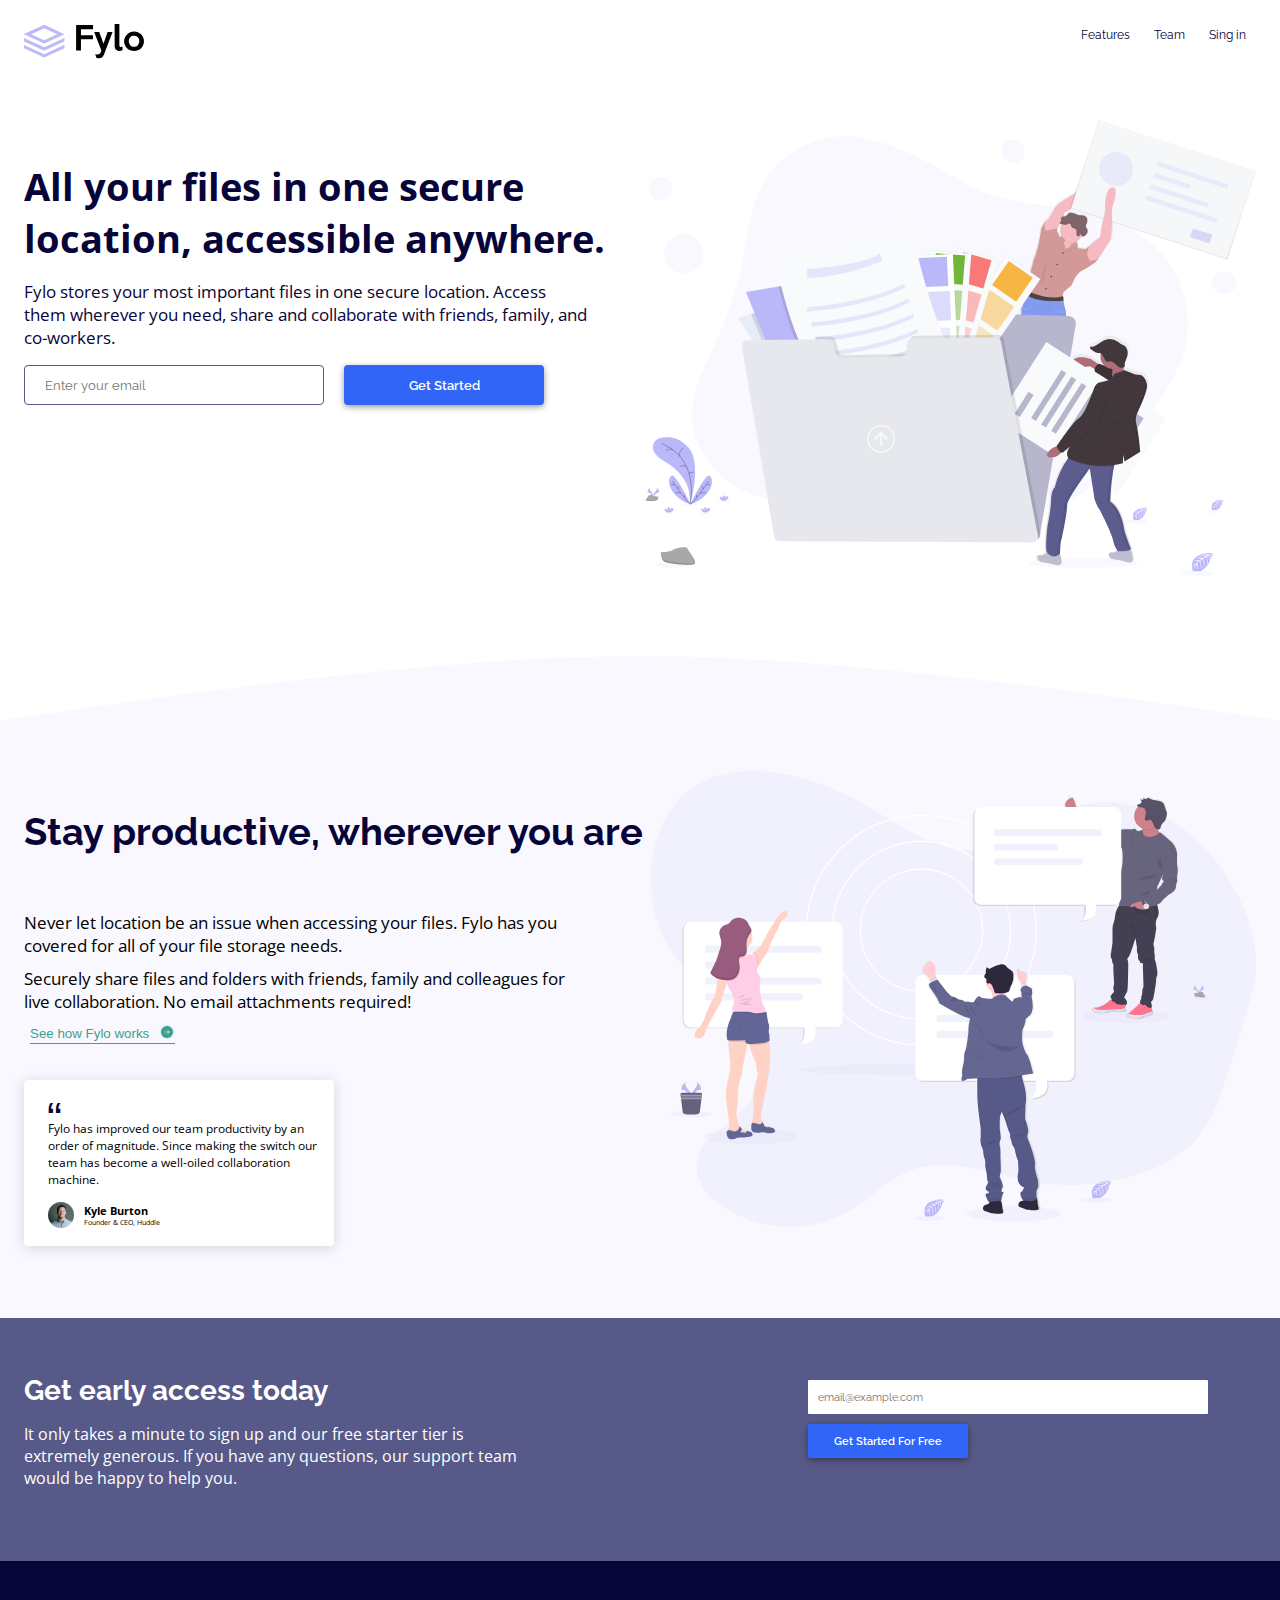
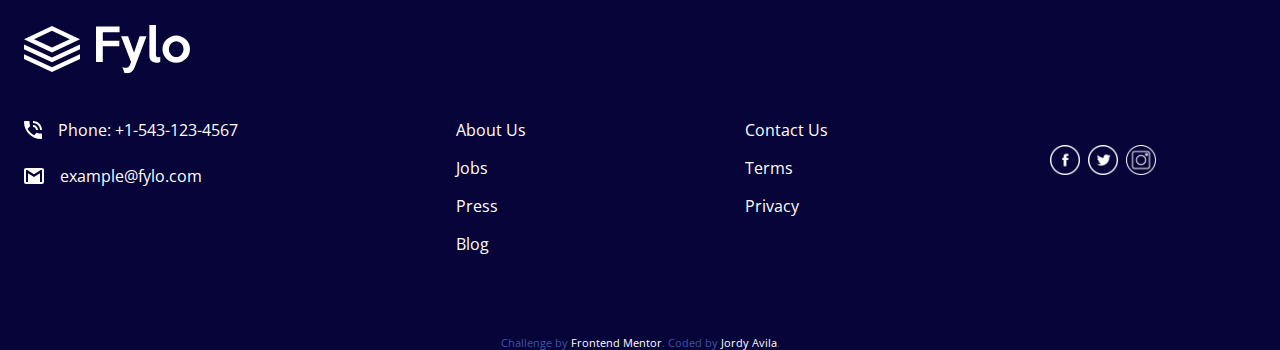
<file: index.html>
<!DOCTYPE html>
<html lang="en">
<head>
  <meta charset="UTF-8">
  <meta name="viewport" content="width=device-width, initial-scale=1.0"> <!-- displays site properly based on user's device -->

  <link rel="icon" type="image/png" sizes="32x32" href="./images/favicon-32x32.png">
  
  <title>Frontend Mentor | Fylo landing page with two column layout</title>
  <link rel="stylesheet" href="style.css">
  <style>
    
    
  </style>
</head>
<body>

  <header>
    <div class="container">
      <div class="logo">
        <img src="./images/logo.svg" alt="logo">
      </div>
      <nav>
        <a href="#">Features</a>
        <a href="#">Team</a>
        <a href="#">Sing in</a>
      </nav>
    </div>
  </header>
  <main>
    <section class="sign-in">
      <div class="container">
        <div class="img-1">
          <img src="./images/illustration-1.svg" alt="illustration-1">
        </div>
        <div class="content">
          <h1>All your files in one secure location, accessible anywhere.</h1>
          <p>Fylo stores your most important files in one secure location. 
            Access them wherever you need, share and collaborate with friends, 
            family, and co-workers.</p>
            <form action="#" method="post">
              <div class="input-error">
                <input autocomplete="email" type="email" placeholder="Enter your email">
                <div id="error-message">Please check your email</div>
              </div>
              <button role="button" class="btn-started" type="submit">Get Started</button>
            </form>
          </div>
        </div>
        
      <img class="bg-movile" src="./images/bg-curve-mobile.svg" alt="bg-movile">
      <img class="bg-desktop" src="./images/bg-curve-desktop.svg" alt="bg-desktop">
    </section>

    <section class="features">
      
      <div class="container">
        <div class="img-2">
          <img src="./images/illustration-2.svg" alt="illustration-2">
        </div>
        <div class="content">
          <h3>Stay productive, wherever you are</h3>
          <div class="text">
            <p> Never let location be an issue when accessing your files. Fylo has you 
              covered for all of your file storage needs.</p>
            <p>Securely share files and folders with friends, family and colleagues for 
              live collaboration. No email attachments required!</p>
          </div>
          <button role="button" class="btn-filo" type="submit">
            <div class="text">
              See how Fylo works
            <div class="arrow">
              <img src="./images/icon-arrow.svg" alt="arrow">
            </div>
            </div>
            
          </button>
          <div class="card">
            <div class="image">
              <img src="./images/icon-quotes.svg" alt="quotes">
            </div>
            <p>Fylo has improved our team productivity by an order of magnitude. Since 
              making the switch our team has become a well-oiled collaboration machine.</p>
            <div class="data-user">
              <div class="image">
                <img src="./images/avatar-testimonial.jpg" alt="avatar">
              </div>
              <p>
                <span>Kyle Burton</span>
                Founder & CEO, Huddle
              </p>
            </div>
        </div>
      </div>
    </section>

    <section class="sing-up">
      <div class="container">
        <div class="content">
          <h3>
            Get early access today
          </h3>
          <p>
            It only takes a minute to sign up and our free starter tier is extremely generous. 
            If you have any questions, our support team would be happy to help you.
          </p>
        </div>
        <form action="#" method="post">
          <input autocomplete="email" type="email" placeholder="email@example.com">
          <div id="error-message">Please check your email</div>
          <button role="button" class="btn-started" type="submit">Get Started For Free</button>
        </form>
      </div>
    </section>
  </main>
  
  <footer>
    <div class="container">
      <div class="contact">
        <div class="logo">
          <img src="./images/logo.svg" alt="logo">
        </div>
        <div class="phone">
          <img src="./images/icon-phone.svg" alt="phone">
          <p>Phone: +1-543-123-4567</p>
        </div>
        <div class="email">
          <img src="./images/icon-email.svg" alt="email">
          <p>example@fylo.com</p>
        </div>
      </div>
      <ul>
        <li><a href="#">About Us</a></li>
        <li><a href="#">Jobs</a></li>
        <li><a href="#">Press</a></li>
        <li><a href="#">Blog</a></li>         
      </ul>
      <ul>
        <li><a href="#">Contact Us</a></li>
        <li><a href="#">Terms</a></li>
        <li><a href="#">Privacy</a></li>
      </ul>
      <div class="media">
        <img src="./images/facebook.png" alt="facebook">
        <img src="./images/twitter.png" alt="twitter">
        <img src="./images/instagram.png" alt="instagram">
      </div>
    </div>
    
    <p class="attribution">
      Challenge by <a href="https://www.frontendmentor.io?ref=challenge" target="_blank">Frontend Mentor</a>. 
      Coded by <a href="https://www.linkedin.com/in/jordy-avila-706852251/">Jordy Avila</a>.
    </p>
    
  </footer>
</body>
</html>
</file>
<file: style.css>
@import url('https://fonts.googleapis.com/css2?family=Bai+Jamjuree:ital,wght@0,200;0,300;0,400;0,500;0,600;0,700;1,200;1,300;1,400;1,500;1,600;1,700&family=Inter:wght@100..900&family=Open+Sans:ital,wght@0,300..800;1,300..800&family=Outfit:wght@100..900&family=Poppins:ital,wght@0,100;0,200;0,300;0,400;0,500;0,600;0,700;0,800;0,900;1,100;1,200;1,300;1,400;1,500;1,600;1,700;1,800;1,900&family=Raleway:ital,wght@0,100..900;1,100..900&display=swap');


:root {
    /* Primario */
    --azul-muy-oscuro: hsl(243, 87%, 12%);
    --azul-desaturado: hsl(238, 22%, 44%);
  
    /* Acento */
    --azul-brillante: hsl(224, 93%, 58%);
    --cian-moderado: hsl(170, 45%, 43%);
  
    /* Neutral */
    --azul-grisaceo-claro: hsl(240, 75%, 98%);
    --gris-claro: hsl(0, 0%, 75%);
}

*{
    margin: 0;
    text-decoration: none;
    list-style: none;
    box-sizing: border-box;
}
body{
    font-family: "Open Sans", sans-serif;
    font-weight: 400;
   
    
}
nav,h3,form,input,.btn-started{
    font-family: "Raleway", sans-serif;
}

p{
    font-size: 16px;
}

.container{
    max-width: 350px;
    margin: auto;
    text-align: center;
    padding-inline: 12px;
}


header .container{
    display: flex;
    justify-content: space-between;
    padding-top: 1.5em;
    padding-bottom: 5.5em;
}
header .logo{
    width: 86px; 
}
header img{
    width: 100%; 
}
header a{
    color: var(--azul-muy-oscuro);
    font-size: 12px;
    margin-inline: 10px;
}

.sign-in .img-1 img{
    width: 100%;
    object-fit: contain;
}
.sign-in .content{
    color: var(--azul-muy-oscuro);
    padding-top: 2.5em;
}
.sign-in p{
    padding: 2em 0;
}
form{
    display: flex;
    flex-direction: column;
}
form input{
    height: 40px;
    width: 100%;
    border: 1px solid var(--azul-desaturado);
    border-radius: 4px;
    padding-left: 20px;
}

.sign-in input[type="email"]:invalid {
    border: 1px solid #f35175;
}
#error-message{
    display: none;
}
.sign-in #error-message {
    display: none;
    font-family: "Raleway", sans-serif;
    color: #f35175;
    font-size: 12px;
}
.sign-in input[type="email"]:invalid + #error-message {
    display: block;
}
form button{
    margin-top: 14px;
    height: 40px;
    border: none;
    border-radius: 4px;
    background-color: var(--azul-brillante);
    color: white;
    font-weight: 600;
    box-shadow: 0px 2px 6px hsla(0, 0%, 0%, 0.4);
    cursor: pointer;
}
form button:hover{
    background-color:hsl(220.54deg 100% 70.98%);
    transition: all 0.3s ease-in-out;
}
.sign-in .bg-desktop{
    display: none;
}
.sign-in .bg-movile{
    width: 100%;
    margin-top: 5em;
}

.features{
    background-color: hsl(240deg 75% 98.43%);
    margin-top: -5px;
}
.features .container{
    display: flex;
    flex-direction: column;
    justify-content: center;
    align-items: center;
    padding-bottom: 4.5em;
}
.features .img-2 img{
    width: 100%;
    object-fit: contain;
}

.features .content{
    display: flex;
    flex-direction: column;
    align-items: center;
}
.features .content h3{
    text-align: center;
    color: var(--azul-muy-oscuro);
    margin-top: 4.5em;
    margin-bottom: 1.5em;
}
.features .content .text p{
    text-align: center;
    margin-bottom: 10px;
    
}
.features .btn-filo{
    width: fit-content;
    border: none;
    background: none;
    margin: 2.5em 0;
    cursor: pointer;
}
.features .btn-filo .text:hover{
    filter: brightness(0) saturate(100%) invert(91%) sepia(35%) saturate(551%) hue-rotate(92deg) brightness(95%) contrast(90%);
    transition: all 0.3s ease-in-out;
}
.features .btn-filo .text{
    display: flex;
    justify-content: center;
    align-items: center;
    width: fit-content;
    color: var(--cian-moderado);
    border-bottom: 1px solid var(--cian-moderado);
}
.features .btn-filo .arrow{
    padding-left: 10px;
}
.features .card{
    display: flex;
    flex-direction: column;
    box-shadow: 0px 2px 14px hsla(0, 0%, 0%, 0.15);
    width: 310px;
    border-radius: 4px;
    padding: 18px 6px 18px 24px;
    background-color: white;
    margin-top: 0.5em 
}
.features .card .image{
    text-align: left;
}
.features .card p{
    text-align: left;
    font-size: 12px;
}
.features .data-user {
    display: flex;
    justify-content: left;
    align-items: center;
    margin-top: 14px;
}
.features .data-user .image{
    width: 26px;
    height: 26px;
}
.features .data-user img{
    width: 100%;
    border-radius: 50%;
}
.features .data-user p{
    display: flex;
    flex-direction: column;
    padding-left: 10px;
    font-size: 7px;
}
.features .data-user span{
    font-weight: bold;
    font-size: 11px;
}

.sing-up{
    background-color: #575988;
}
.sing-up .container{
    display: flex;
    flex-direction: column;
    justify-content: center;
    align-items: center;
    padding-bottom: 4em;
}
.sing-up .content{
    margin: 3.5em 0 2em 0;
    color: white;
}
.sing-up .content p{
    margin-top: 1em;
    padding-inline: 1em;
}
.sing-up form{
    width: 260px;
}
.sing-up form input{
    border: none;
    border-radius: 1px;
    padding-left: 10px;
    height: 34px;
    font-size: 11px;
}
.sing-up input[type="email"]:invalid {
    border: 1px solid #f35175;
}

.sing-up #error-message {
    display: none;
    font-family: "Raleway", sans-serif;
    color: white;
    font-size: 12px;
}
.sing-up input[type="email"]:invalid + #error-message {
    display: block;
}
.sing-up form button{
    margin-top: 10px;
    height: 34px;
    box-shadow: none;
    font-size: 11px;
    border-radius: 2px;
}

footer{
    background-color: var(--azul-muy-oscuro);
}
footer .container{
    text-align: left;
    padding: 3.5em 1.5em;
}
footer .logo{
    margin-bottom: 2.5em;
    filter: brightness(0) saturate(100%) invert(97%) sepia(62%) saturate(30%) hue-rotate(241deg) brightness(108%) contrast(100%);
}
footer .phone, footer .email{
    display: flex;
    margin-bottom: 1.5em;
}
footer .phone p, footer .email p{
    padding-left: 16px;
    color: white
}
footer .phone img, footer .email img{
    object-fit: none;
}
footer ul{
    display: flex;
    flex-direction: column;
    margin-top: 3.5em;
    padding: 0;
}
footer li{
    margin-bottom: 16px;
}
footer a{
    color: white;
}
footer a:hover{
    color: #575988;
    transition: all 0.3s ease-in-out;
}
footer .media{
    margin-top: 1.5em;
    text-align: center;
}
footer .media img{
    width: 30px;
    filter: brightness(0) saturate(100%) invert(97%) sepia(62%) saturate(30%) hue-rotate(241deg) brightness(108%) contrast(100%);
    margin-inline: 4px;
}
footer .media img:hover{
    filter: brightness(0) saturate(100%) invert(39%) sepia(3%) saturate(5761%) hue-rotate(200deg) brightness(87%) contrast(88%);
    cursor: pointer;
    transition: all 0.3s ease-in-out;
}
.attribution { 
    font-size: 11px; 
    text-align: center; 
    color: hsl(228, 45%, 44%);
}
.attribution a { 
    transition: all 0.3s ease-in-out;
    color: white; 
}
.attribution a:hover{
    color: hsl(224.1deg 93.46% 58.04%);
}

@media (min-width:720px) {
    .container{
        max-width: 1300px;
        margin: auto;
        padding-inline: 24px;
        text-align: left;
    }
    header .container{
        padding-bottom: 3.5em;
    }
    header .logo {
        width: 120px;
    }
    
    .sign-in .container{
        display: flex;
        flex-direction: row-reverse;
    }
    .sign-in .img-1{
        width: 100%;
        display: flex;
        min-width: 100px;
    }
    .sign-in h1{
        font-size: 38px;
    }
    .sign-in p {
        padding: 16px 54px 16px 0;
        font-size: 17px;
    }
    .sign-in form{
        flex-direction: row;
    }
    .sign-in input{
        width: 300px;
    }
    .sign-in button{
        margin-top: 0;
        margin-left: 20px;
        width: 200px;
    }
    .sign-in .bg-movile{
        display: none;
    }
    .sign-in .bg-desktop{
        display: block;
        width: 100%;
        margin-top: 5em;
    }

    .features .container{
        display: flex;
        flex-direction: row-reverse;
    }
    .features .img-2{
        width: 60%;
        display: flex;
        min-width: 100px;
    }
    .features .content{
        align-items: flex-start;

    }
    .features .content h3{
        margin-top: 1.5em;
        font-size: 38px;
        text-align: left;
        width: 16.5em;
    }
    .features .content .text p{
        width: 32.5em;
        font-size: 17px;
        text-align: left;
    }
    .features .btn-filo{
        margin: 0;
        margin-bottom: 2em;
    }

    .sing-up .container{
        display: flex;
        flex-direction: row;
        justify-content: space-between;
        align-items: center;
        padding-bottom: 2.5em;
        padding-right: 4.5em;
    }
    .sing-up .content p{
        width: 500px;
        padding-inline: 0;
    }
    .sing-up h3{
        font-size: 28px;
    }
    .sing-up form {
        width: 400px;
    }
    .sing-up form button {
        margin-top: 10px;
        height: 34px;
        width: 160px;
        box-shadow: none;
        font-size: 11px;
        border-radius: 2px;
        box-shadow: 0px 2px 6px hsla(0, 0%, 0%, 0.4);
    }
    
    footer .container{
        display: flex;
        padding: 4em 1.5em;
        justify-content: space-between;
    }
    footer ul{
        margin-top: 5.9em;
        padding: 0;
    }
    footer .media{
        display: flex;
        text-align: center;
        padding-right: 6em;
    }
    footer .media img{
        object-fit: contain;
    }
}
</file>
